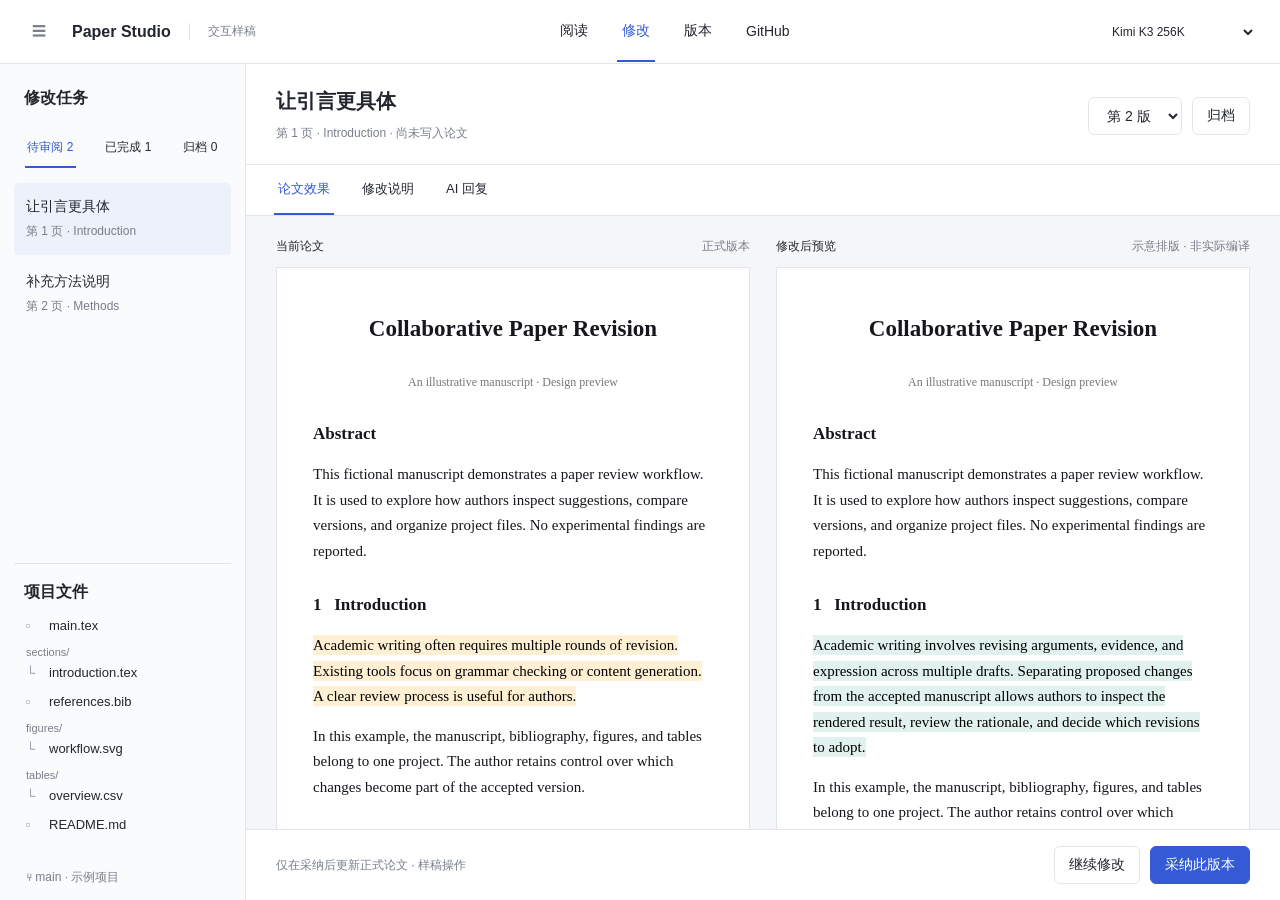
<file: docs/prototype/index.html>
<!doctype html>
<html lang="zh-CN"><head><meta charset="utf-8"><meta name="viewport" content="width=device-width,initial-scale=1"><title>Kimi Paper · 交互样稿</title><link rel="stylesheet" href="style.css"></head>
<body><header><button id="toggle" aria-label="收起或展开导航">☰</button><b>Paper Studio</b><span class="muted demo">交互样稿</span><nav id="nav" aria-label="工作区"></nav><select id="model" aria-label="模型"><option>Kimi K3 256K</option><option>Kimi K3（演示选项）</option></select></header>
<div class="shell"><aside id="sidebar"></aside><main id="main"></main></div><div id="toast" role="status"></div>
<dialog id="dialog"><form method="dialog"><button class="close" aria-label="关闭">×</button></form><div id="modal"></div></dialog><script type="module" src="app.js"></script></body></html>
</file>
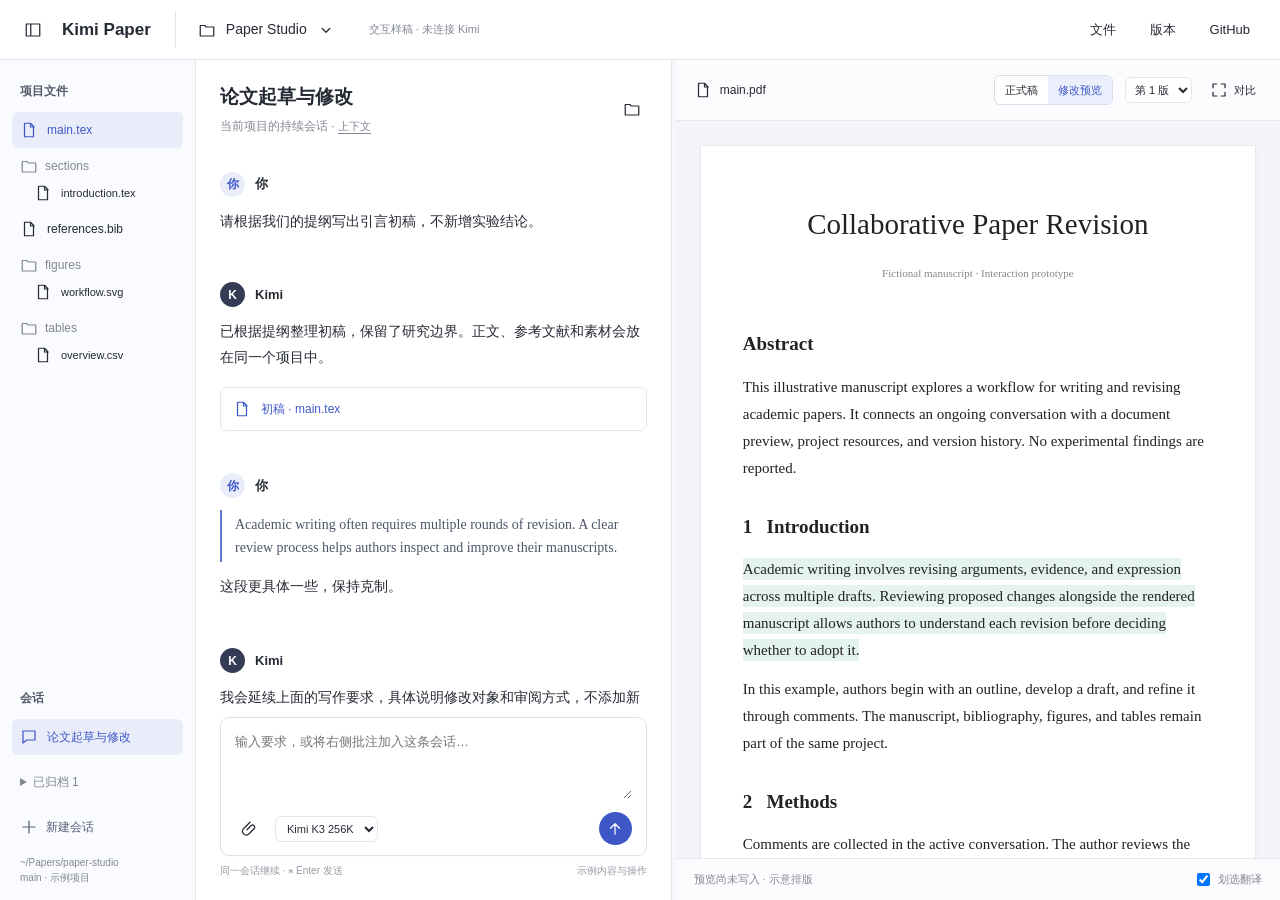
<file: docs/prototype/v2/index.html>
<!doctype html><html lang="zh-CN"><head><meta charset="UTF-8"><meta name="viewport" content="width=device-width,initial-scale=1"><title>Kimi Paper · 持续写作工作台样稿</title><link rel="stylesheet" href="style.css"></head><body>
<header><button id="sidebar-toggle" class="icon" aria-label="展开或收起项目导航"></button><b>Kimi Paper</b><button id="project-switch" class="project"></button><span class="demo">交互样稿 · 未连接 Kimi</span><div class="header-actions"><button data-action="files">文件</button><button data-action="history">版本</button><button data-action="git">GitHub</button></div></header>
<div class="workspace"><aside id="sidebar"></aside><section id="chat"><div id="chat-heading"></div><div id="messages" aria-label="会话记录"></div><div id="composer"></div></section><div id="divider" role="separator" tabindex="0" aria-label="调整对话区域宽度" aria-orientation="vertical" aria-valuemin="30" aria-valuemax="65" aria-valuenow="45"></div><section id="document"></section></div>
<section id="selection-popup" aria-label="划选翻译与批注" hidden></section><dialog id="dialog" aria-label="项目操作"><button class="close icon" data-action="close" aria-label="关闭弹窗">×</button><div id="modal"></div></dialog><div id="toast" role="status"></div><script type="module" src="app.js"></script></body></html>
</file>
<file: docs/prototype/style.css>
:root{--ink:#23262e;--muted:#787e8b;--line:#e2e5eb;--accent:#345ad6;--blue:#edf1fc;--canvas:#f5f6f8;--green:#e1f2ee;--amber:#fff0d3;font-family:-apple-system,BlinkMacSystemFont,"PingFang SC",sans-serif;color:var(--ink);font-size:14px}*{box-sizing:border-box}body{margin:0;background:white}button,select,input,textarea{font:inherit;color:inherit}button,select{background:white;border:1px solid var(--line);border-radius:6px;padding:9px 14px;cursor:pointer}button:hover{background:#f1f3f8}button:focus-visible,a:focus-visible,select:focus-visible,input:focus-visible,textarea:focus-visible{outline:3px solid #859eea;outline-offset:2px}button:disabled{opacity:.45;cursor:default}.primary{background:var(--accent);color:white;border-color:var(--accent)}.primary:hover{background:#2549ba}header{height:64px;display:flex;align-items:center;gap:18px;padding:0 24px;border-bottom:1px solid var(--line)}header b{font-size:16px;font-weight:600}.muted{color:var(--muted)}.demo{border-left:1px solid var(--line);padding-left:18px;font-size:12px}nav{display:flex;gap:24px;margin:auto}nav button,.tabs button,.filters button{border:0;background:none;border-radius:0;border-bottom:2px solid transparent;padding:20px 5px}nav button.active,.tabs button.active,.filters button.active{color:var(--accent);border-bottom-color:var(--accent)}header select{font-size:12px;border:0;max-width:180px}#toggle{border:0;padding:8px;color:var(--muted)}.shell{display:grid;grid-template-columns:246px minmax(0,1fr);height:calc(100dvh - 64px)}body.hide .shell{grid-template-columns:0 minmax(0,1fr)}body.hide aside{visibility:hidden;padding:0}aside{background:#fafbfc;border-right:1px solid var(--line);display:flex;flex-direction:column;overflow:auto;padding:24px 14px 12px;gap:12px}aside h2{font-size:16px;margin:0 10px 8px;font-weight:600}.filters{display:flex;justify-content:space-around;gap:5px}.filters button{font-size:12px;padding:10px 2px}.task{display:block;text-align:left;width:100%;border:0;border-radius:5px;background:none;padding:15px 12px;margin:3px 0}.task.active{background:var(--blue)}.task strong{font-weight:500;font-size:14px;display:block;margin-bottom:6px}.task small{font-size:12px;color:var(--muted)}.files{margin-top:auto;border-top:1px solid var(--line);padding-top:18px}.file{display:block;width:100%;text-align:left;background:none;border:0;font-size:13px;padding:9px 12px}.file.active{background:var(--blue);color:var(--accent)}.file .symbol{color:#9299a7;display:inline-block;width:23px}.branch{font-size:12px;padding:18px 12px 2px;color:var(--muted)}main{min-width:0;display:flex;flex-direction:column;overflow:hidden}.heading{padding:24px 30px 19px;display:flex;align-items:center;justify-content:space-between;gap:16px;border-bottom:1px solid var(--line)}h1{font-size:20px;font-weight:600;margin:0 0 8px}p{line-height:1.8}.heading p{font-size:12px;margin:0;color:var(--muted)}.actions{display:flex;gap:10px;align-items:center}.tabs{padding:0 28px;display:flex;gap:24px;border-bottom:1px solid var(--line)}.tabs button{padding:15px 4px;font-size:13px}.canvas{background:var(--canvas);padding:22px 30px;overflow:auto;flex:1;min-height:0}.compare{display:grid;grid-template-columns:1fr 1fr;gap:26px;height:100%}.column{min-width:0;display:flex;flex-direction:column}.label{font-size:12px;margin:0 0 12px;display:flex;justify-content:space-between;gap:10px}.label span{color:var(--muted)}.paper-scroll{overflow:auto;min-height:0;flex:1;scrollbar-width:thin}.paper{background:white;border:1px solid var(--line);min-height:700px;padding:40px 36px 24px;font-family:Georgia,"Times New Roman",serif;color:#15171c;font-size:15px;line-height:1.65;position:relative}.paper h2{font-size:23px;line-height:1.3;text-align:center;font-weight:600;margin:6px 0 30px}.paper h3{font-size:17px;margin:27px 0 12px}.paper p{line-height:1.7;text-align:left;margin:14px 0}.paper mark{background:var(--amber);padding:2px 0;box-decoration-break:clone}.paper.after mark{background:var(--green)}.paper .author{text-align:center;font-size:12px;color:#777;margin-bottom:24px}.pageno{text-align:center;margin-top:50px;font-size:12px}.foot{padding:16px 30px;border-top:1px solid var(--line);display:flex;justify-content:space-between;align-items:center;gap:14px;background:white}.foot .muted{font-size:12px}.reading{max-width:780px;margin:auto}.reading .paper{padding:55px 65px;font-size:17px;min-height:980px}.reading .paper h2{font-size:28px}.reading mark{cursor:pointer}.prose{max-width:850px;margin:0 auto;padding:14px 8px 40px}.prose h2{font-size:20px;font-weight:600;margin:20px 0}.prose h3{font-size:14px;margin:28px 0 12px}.excerpt{padding:18px 22px;line-height:1.9;font-size:16px;border-left:3px solid #d8dde6;background:white}.excerpt.after{border-color:#73b8a7}.prose ul{padding-left:20px;line-height:2}.raw{white-space:pre-wrap;background:white;padding:24px;border:1px solid var(--line);line-height:1.9;font:14px/1.9 -apple-system,BlinkMacSystemFont,"PingFang SC",sans-serif}details{margin-top:25px}summary{cursor:pointer;color:var(--muted);font-size:13px}pre{white-space:pre-wrap;overflow-wrap:anywhere;font-size:12px}table{border-collapse:collapse;width:100%;background:white}td,th{padding:15px 14px;text-align:left;border-bottom:1px solid var(--line);font-size:13px}th{font-weight:500;color:var(--muted)}.empty{padding:50px 25px;color:var(--muted);text-align:center;font-size:13px}.timeline button{display:block;text-align:left;width:100%;margin:8px 0;padding:18px;background:white}.timeline button.active{border-color:var(--accent)}.badge{font-size:11px;color:var(--accent);padding:3px 7px;background:var(--blue);border-radius:3px}.hint{font-size:12px;color:var(--muted);line-height:1.7}.formrow{margin:20px 0}input[type=text],textarea{width:100%;border:1px solid var(--line);padding:12px;border-radius:6px}textarea{min-height:105px;resize:vertical}.git-head{display:flex;justify-content:space-between;align-items:center;margin-bottom:25px}.notice{background:#edf4f2;padding:13px 18px;font-size:13px;line-height:1.8;border-radius:4px}.asset{background:white;padding:50px;min-height:300px;display:flex;align-items:center;justify-content:center}.diagram{display:flex;align-items:center;gap:20px}.diagram div{padding:24px;border:1px solid var(--line);border-radius:6px}.diagram .arrow{border:0;padding:0;color:var(--muted)}dialog{border:1px solid var(--line);border-radius:12px;padding:30px;width:min(600px,90vw);max-height:85vh;box-shadow:0 24px 90px #17223633}dialog::backdrop{background:#17223644}dialog h2{font-size:20px;margin:4px 0 20px}.close{float:right;border:0;padding:0 5px;font-size:24px}#toast{position:fixed;bottom:85px;left:50%;transform:translateX(-50%);padding:12px 20px;background:#263044;color:white;border-radius:7px;display:none;max-width:80vw;z-index:3}#toast.show{display:block}@media(min-width:1450px){.paper{font-size:17px;padding:48px}.shell{grid-template-columns:260px 1fr}}@media(max-width:1050px){.shell{grid-template-columns:210px 1fr}.paper{padding:25px 20px;font-size:14px}.paper h2{font-size:19px}.canvas{padding:18px}.compare{gap:16px}.heading{padding:20px}.demo{display:none}nav{gap:12px}}@media(max-width:760px){header{padding:0 10px;gap:8px}header b{font-size:13px}header select{display:none}nav{gap:8px;margin-left:auto;margin-right:0}.shell{grid-template-columns:175px 1fr}.heading{align-items:flex-start;flex-direction:column;padding:16px}h1{font-size:18px}.compare{grid-template-columns:1fr;height:auto}.paper-scroll{overflow:visible}.column{margin-bottom:20px}.foot{padding:12px;flex-wrap:wrap}.foot .muted{display:none}.tabs{padding:0 12px;gap:14px}.canvas{padding:12px}.reading .paper{padding:25px;font-size:15px}.files{margin-top:24px}.git-head{display:block}.actions{flex-wrap:wrap}.prose{padding:0}.asset{padding:15px}.diagram{flex-direction:column}.label span{display:none}}@media(prefers-reduced-motion:no-preference){button{transition:background .12s}dialog[open]{animation:appear .14s ease-out}@keyframes appear{from{opacity:0;transform:translateY(5px)}to{opacity:1;transform:translateY(0)}}}
.folder{color:var(--muted);font-size:11px;padding:6px 12px 0}.file{padding-top:7px;padding-bottom:7px}
</file>
<file: docs/prototype/v2/style.css>
:root{font:14px/1.5 -apple-system,BlinkMacSystemFont,"PingFang SC",sans-serif;color:#262a34;--muted:#828794;--line:#e5e7ee;--blue:#3d58c6;--wash:#f0f2fb;--chat:44%}*{box-sizing:border-box}body{margin:0;background:white}button,input,textarea,select{font:inherit;color:inherit}button,select{cursor:pointer;border:1px solid var(--line);background:white;border-radius:6px;padding:8px 12px}button:hover{background:#f4f5fa}button:disabled{opacity:.45;cursor:default}button:focus-visible,select:focus-visible,textarea:focus-visible,input:focus-visible,[tabindex]:focus-visible,summary:focus-visible{outline:3px solid #91a5ef;outline-offset:2px}svg{width:18px;height:18px;stroke:currentColor;stroke-width:1.65;fill:none;stroke-linecap:round;stroke-linejoin:round;flex:none;vertical-align:middle}.icon{padding:6px;border:0;background:transparent;display:inline-flex;align-items:center;justify-content:center}.primary{background:var(--blue);color:white;border-color:var(--blue)}.primary:hover{background:#3049ad}header{height:60px;display:flex;align-items:center;gap:14px;padding:0 18px;border-bottom:1px solid var(--line)}header b{font-size:17px;font-weight:600;white-space:nowrap}.project{margin-left:10px;padding-left:22px;border:0;border-left:1px solid var(--line);border-radius:0;display:flex;align-items:center;gap:10px}.demo{font-size:11px;color:var(--muted);margin-left:8px}.header-actions{display:flex;gap:10px;margin-left:auto}.header-actions button{border:0;background:none;font-size:13px}.workspace{display:grid;grid-template-columns:196px minmax(0,var(--chat)) 5px minmax(0,1fr);height:calc(100dvh - 60px);overflow:hidden}.workspace{grid-template-columns:196px minmax(330px,calc((100% - 196px)*.44)) 5px minmax(0,1fr)}body.hidden-nav .workspace{grid-template-columns:0 minmax(330px,var(--chat)) 5px minmax(0,1fr)}aside{border-right:1px solid var(--line);background:#fafbfe;padding:22px 12px 15px;overflow:auto;display:flex;flex-direction:column;gap:16px}body.hidden-nav aside{visibility:hidden;padding:0}aside h2{font-size:12px;font-weight:600;margin:0 8px 12px;color:#535b6b}.file,.session{border:0;background:none;display:flex;align-items:center;gap:9px;width:100%;text-align:left;font-size:12px;padding:9px 8px;overflow-wrap:anywhere}.file.active,.session.active{color:var(--blue);background:#e9edf9}.folder{font-size:12px;color:var(--muted);margin:9px 8px 0;display:flex;gap:7px;align-items:center}.file.child{padding-left:22px;font-size:11px}.sessions{margin-top:auto}.sessions details{margin:9px 0}.sessions summary{font-size:12px;padding:9px 8px;color:var(--muted);cursor:pointer}.path{font-size:10px;overflow-wrap:anywhere;color:var(--muted);padding:10px 8px 0}.new-session{font-size:12px;background:none;border:0;text-align:left;padding:9px 8px;color:#566079;display:flex;gap:8px;align-items:center}#chat{display:flex;flex-direction:column;min-width:0;overflow:hidden}#chat-heading{padding:23px 24px 17px;display:flex;align-items:center;justify-content:space-between;gap:10px}h1{font-size:19px;margin:0 0 5px;font-weight:600}.sub{font-size:12px;color:var(--muted);margin:0}.sub button{font-size:11px;border:0;color:var(--muted);padding:0;background:none;text-decoration:underline;text-underline-offset:3px}#messages{flex:1;min-height:0;overflow:auto;padding:0 24px 22px;scrollbar-width:thin}.message{padding:20px 0 6px}.message+.message{margin-top:9px}.who{display:flex;gap:10px;align-items:center;font-size:13px;font-weight:600;margin-bottom:12px}.avatar{width:25px;height:25px;background:#343c55;color:white;border-radius:50%;display:inline-flex;align-items:center;justify-content:center;font-size:12px}.avatar.user{background:#e9edfa;color:var(--blue)}.message p{margin:8px 0 13px;font-size:14px;line-height:1.85;white-space:pre-wrap}.message blockquote{margin:10px 0 12px;border-left:2px solid #657cce;padding:3px 0 3px 13px;font:14px/1.65 Georgia,serif;color:#4d5668}.artifact,.proposal-row{border:1px solid var(--line);border-radius:6px;padding:12px;display:flex;align-items:center;gap:10px;font-size:12px;margin:16px 0 7px;flex-wrap:wrap}.artifact{color:var(--blue);text-align:left;width:100%}.proposal-row .actions{margin-left:auto}.actions{display:flex;gap:7px;align-items:center;flex-wrap:wrap}.proposal-row button{font-size:11px;padding:6px 9px}.mini{font-size:11px;color:var(--muted)}.reason{border-top:1px solid var(--line);padding-top:10px;margin-top:15px}.reason summary{cursor:pointer;font-size:12px;color:#667189}.reason p{font-size:12px;color:#646d7d}.empty-chat{padding:70px 0 30px}.empty-chat h2{font-size:25px;font-weight:500;line-height:1.5}.empty-chat p{color:#7f8590;font-size:13px;line-height:1.9}.suggestion{display:block;text-align:left;width:100%;border:0;border-bottom:1px solid var(--line);padding:15px 0;border-radius:0;font-size:13px;color:#56689c}#composer{padding:12px 24px 22px;background:white}.compose-box{border:1px solid #dce0e9;border-radius:9px;padding:13px 14px 10px;box-shadow:0 2px 5px #20253603}.compose-box textarea{width:100%;min-height:68px;max-height:160px;resize:vertical;border:0;background:transparent;padding:0;outline-offset:4px;font-size:13px;line-height:1.7}.compose-tools{display:flex;align-items:center;gap:10px;margin-top:7px}.compose-tools select{font-size:11px;padding:5px 7px;max-width:155px}.send{margin-left:auto;border-radius:50%;padding:7px;background:var(--blue);color:white;border:0;width:33px;height:33px;display:flex;align-items:center;justify-content:center}.pending{margin:0 0 10px}.pending summary{font-size:12px;color:#5c6475;cursor:pointer;padding:8px 0}.pending-row{font-size:12px;border-left:2px solid #bbc6eb;padding:6px 10px;margin:6px 0;display:flex;align-items:center;gap:7px}.pending-row span{flex:1;min-width:0;overflow:hidden;text-overflow:ellipsis;white-space:nowrap}.pending-row button{padding:2px 6px;border:0}.composer-note{font-size:10px;color:#959aa4;margin:7px 0 0;display:flex;justify-content:space-between}#divider{cursor:col-resize;background:#f6f7fa;border-left:1px solid var(--line)}#divider:hover,#divider:focus{background:#c1ccee}#document{display:flex;flex-direction:column;min-width:0;background:#f4f5f8;overflow:hidden}.docbar{min-height:61px;padding:12px 18px;background:#fcfcfe;border-bottom:1px solid var(--line);display:flex;align-items:center;gap:12px;flex-wrap:wrap;font-size:12px}.docbar .doc-name{display:flex;gap:8px;align-items:center;margin-right:auto}.seg{display:flex;border:1px solid #d9dde6;border-radius:6px;background:white;overflow:hidden}.seg button{font-size:11px;border:0;background:none;border-radius:0;padding:6px 10px}.seg button.active{background:#ebeffb;color:var(--blue)}.docbar select{font-size:11px;padding:5px;max-width:130px}.docbar .icon{font-size:11px;gap:6px}.doccanvas{flex:1;min-height:0;overflow:auto;padding:24px;scrollbar-width:thin}.paper{background:white;box-shadow:0 1px 5px #1c26400a;border:1px solid #e9eaf0;padding:48px 42px 32px;max-width:830px;min-height:850px;margin:0 auto;font:16px/1.8 Georgia,"Times New Roman",serif;color:#222;position:relative}.paper h2{font-size:29px;line-height:1.3;font-weight:500;text-align:center;margin:12px 0 20px}.paper .authors{text-align:center;font-size:11px;color:#888;margin-bottom:44px}.paper h3{font-size:19px;margin:28px 0 10px}.paper p{line-height:1.8;margin:12px 0;font-size:15px}.paper mark{background:#e4f3ed;color:inherit;box-decoration-break:clone;padding:3px 0}.paper .page-number{font-size:11px;text-align:center;margin-top:40px}.docfooter{font-size:11px;min-height:40px;border-top:1px solid var(--line);padding:11px 18px;display:flex;align-items:center;gap:12px;color:var(--muted);background:#fcfcfe}.docfooter label{margin-left:auto;display:flex;align-items:center;gap:5px}.docempty{display:flex;height:100%;align-items:center;justify-content:center;text-align:center;color:#8d94a2;padding:45px}.docempty svg{width:42px;height:42px;stroke-width:1}.docempty h2{font-size:19px;color:#636d80;font-weight:500}.docempty p{font-size:13px;line-height:1.9}.resource{background:white;max-width:800px;margin:0 auto;padding:32px;border:1px solid var(--line)}.resource h2{font-size:20px}.resource p{font-size:13px;line-height:1.8}.resource table,dialog table{border-collapse:collapse;width:100%;font-size:12px}.resource td,.resource th,dialog td,dialog th{padding:12px 8px;border-bottom:1px solid var(--line);text-align:left;font-weight:400}.flow{display:flex;align-items:center;justify-content:center;gap:15px;padding:35px 0;flex-wrap:wrap}.flow div{border:1px solid var(--line);padding:20px;border-radius:6px;font-size:13px}dialog{border:1px solid var(--line);border-radius:12px;padding:30px;max-width:92vw;width:580px;max-height:88vh;box-shadow:0 24px 90px #1e294733}dialog::backdrop{background:#1f294844}dialog.wide{width:1120px}dialog h2{font-size:20px;font-weight:600;margin:0 0 16px}dialog h3{font-size:15px;margin:23px 0 10px}dialog p{font-size:13px;line-height:1.8}dialog .close{float:right;font-size:24px}dialog label{font-size:12px;display:block;margin:14px 0 6px}input[type=text],dialog textarea{border:1px solid var(--line);border-radius:6px;width:100%;padding:10px;font-size:13px}dialog .choice{display:block;width:100%;padding:14px;margin:12px 0;text-align:left}.choice small{display:block;color:var(--muted);margin-top:5px;font-size:11px}.notice{font-size:12px;color:#687388;background:#f5f7fc;padding:12px 15px;border-radius:5px;line-height:1.8;margin:18px 0}.versions button{display:block;width:100%;text-align:left;margin:8px 0;padding:14px}.versions small{display:block;color:var(--muted);font-size:11px;margin-top:6px}.comparison{display:grid;grid-template-columns:1fr 1fr;gap:20px;margin-top:20px}.comparison .paper{padding:25px;font-size:13px;min-height:650px}.comparison .paper h2{font-size:21px}.comparison .paper p{font-size:13px}.comparison h3.label{font:12px -apple-system,sans-serif}.comparison .before mark{background:#fff0d2}#selection-popup{position:fixed;z-index:5;background:white;border:1px solid var(--line);border-radius:10px;box-shadow:0 12px 40px #202a4433;width:340px;padding:17px;max-height:70vh;overflow:auto}#selection-popup h3{margin:0;font-size:13px}#selection-popup p{font-size:13px;line-height:1.8;margin:10px 0}#selection-popup .selected-quote{font:12px/1.5 Georgia,serif;color:var(--muted);max-height:70px;overflow:auto;border-left:2px solid #c0cbed;padding-left:10px}#selection-popup textarea{width:100%;min-height:65px;border:1px solid var(--line);padding:8px;border-radius:5px;margin:7px 0;font-size:12px}#selection-popup button{font-size:12px}.checkline{display:flex;gap:7px;align-items:center;font-size:12px}#toast{position:fixed;bottom:22px;left:50%;transform:translateX(-50%);background:#303a52;color:white;max-width:85vw;padding:12px 20px;border-radius:7px;display:none;z-index:20;font-size:13px}#toast.show{display:block}.busy{font-size:12px;color:var(--blue);padding:10px 0}.busy::before{content:' ';width:6px;height:6px;border-radius:50%;display:inline-block;background:var(--blue);margin-right:8px}@media(max-width:1150px){.workspace{grid-template-columns:165px minmax(330px,44%) 5px minmax(0,1fr)}aside{padding:20px 8px}.demo{display:none}#chat-heading{padding:20px 18px 12px}#messages{padding:0 18px 16px}#composer{padding:10px 18px 18px}.paper{padding:26px 24px}.paper h2{font-size:24px}.paper p{font-size:14px}.doccanvas{padding:14px}.docbar{gap:7px;padding:10px}.file.child{font-size:10px;padding-left:14px}.project{margin-left:0;padding-left:15px}}@media(max-width:850px){.workspace{grid-template-columns:0 minmax(300px,46%) 5px minmax(0,1fr)}aside{visibility:hidden;padding:0}body.mobile-nav aside{position:fixed;left:0;top:60px;bottom:0;width:210px;visibility:visible;z-index:4;padding:20px 12px;box-shadow:10px 0 30px #1e294822}.header-actions{gap:0}.header-actions button{padding:6px;font-size:12px}header{padding:0 10px;gap:8px}header b{font-size:14px}.project{font-size:12px;max-width:170px}.paper{padding:22px 18px}.paper h2{font-size:21px}.paper p{font-size:13px}.docfooter{flex-wrap:wrap}.docfooter label{margin-left:0}.docbar .icon{display:none}}@media(max-width:600px){header b{display:none}.project{padding-left:8px;border:0}.workspace{display:flex;flex-direction:column;overflow:auto;height:calc(100dvh - 60px)}#chat{min-height:500px;flex:none}#document{min-height:600px;flex:none}#divider{display:none}.comparison{grid-template-columns:1fr}.doccanvas{max-height:650px}.composer-note{font-size:9px}#messages{max-height:380px}.file.child{font-size:12px}}@media(prefers-reduced-motion:no-preference){button{transition:background .12s}dialog[open]{animation:show .15s ease-out}@keyframes show{from{opacity:0;transform:translateY(6px)}to{opacity:1;transform:translateY(0)}}}

/* One shared fraction keeps pointer and keyboard resizing consistent. */
.workspace{--side:196px;grid-template-columns:var(--side) minmax(300px,calc((100% - var(--side) - 5px)*var(--fraction,.44))) 5px minmax(0,1fr)}
body.hidden-nav .workspace{--side:0px;grid-template-columns:var(--side) minmax(300px,calc((100% - var(--side) - 5px)*var(--fraction,.44))) 5px minmax(0,1fr)}
@media(max-width:1150px){.workspace{--side:165px}}
@media(max-width:850px){.workspace{--side:0px}}
</file>
